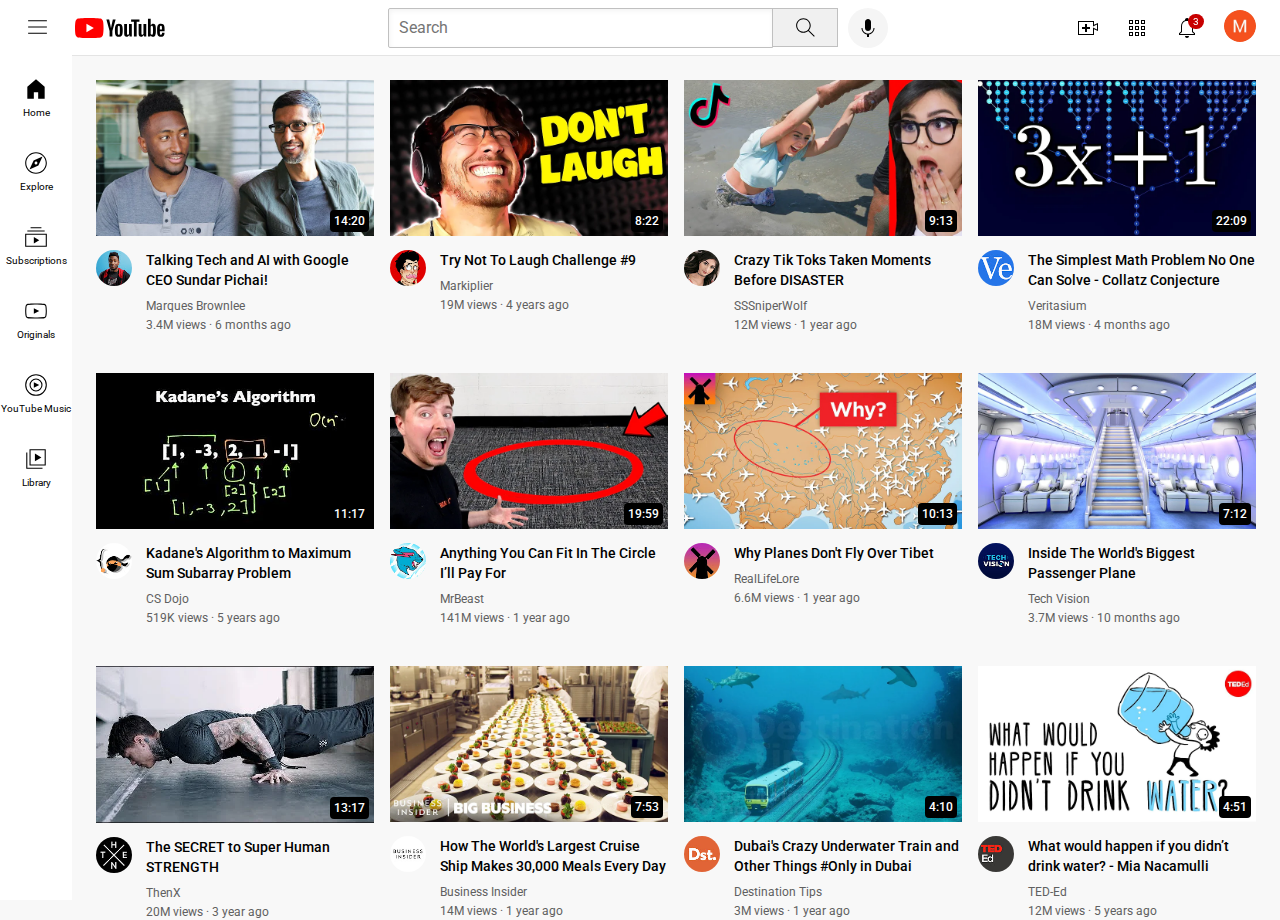
<file: index.html>
<!DOCTYPE html>
<html lang="en">
<head>
    <meta charset="UTF-8">
    <meta name="viewport" content="width=device-width, initial-scale=1.0">
    <title>YouTube</title>
    <link rel="stylesheet" href="styles/general.css">
    <link rel="stylesheet" href="styles/header.css">
    <link rel="stylesheet" href="styles/sidebar.css">
    <link rel="stylesheet" href="styles/video.css">
    <link rel="preconnect" href="https://fonts.googleapis.com">
    <link rel="preconnect" href="https://fonts.gstatic.com" crossorigin>
    <link href="https://fonts.googleapis.com/css2?family=Roboto:wght@400;500;700&display=swap" rel="stylesheet">
    <script src="script.js"></script>
</head>
<body>
    <div class="header">
        <div class="left-section">
            <img class="hamburger-menu" src="img/icons/hamburger-menu.svg">
            <img class="youtube-logo" src="img/icons/youtube-logo.svg">
        </div>
        <div class="middle-section">
            <input class="search-bar" type="text" placeholder="Search">
            <button class="search-button" onclick="searchYouTube()">
                <img class="search-icon" src="img/icons/search.svg">
                <div class="tooltip">Search</div>
            </button>
            <button class="voice-search-button">
                <img class="voice-search-icon" src="img/icons/voice-search-icon.svg">
                <div class="tooltip">Search with your voice</div>
            </button>
        </div>
        <div class="right-section">
            <div class="upload-icon-container">
                <img class="upload-icon" src="img/icons/upload.svg">
                <div class="tooltip">Create</div>
            </div>
            <div class="youtube-apps-icon-container">
                <img class="youtube-apps-icon" src="img/icons/youtube-apps.svg">
                <div class="tooltip">YouTube apps</div>
            </div>
            <div class="notifications-icon-container">
                <img class="notifications-icon" src="img/icons/notifications.svg">
                <div class="notifications-count">
                    3
                </div>
                <div class="tooltip">
                    Notifications
                </div>
            </div>
            <a href="https://www.youtube.com/channel/UCi-fhUyLvVHryUfnCp4_Xng">
                <img class="current-user-picture" src="img/channel-pictures/my-channel.jpeg">
            </a>
        </div>
    </div>

    <div class="sidebar">
        <div class="sidebar-link">
            <img src="img/icons/home.svg">
            <span>Home</span>
        </div>
        <div class="sidebar-link">
            <img src="img/icons/explore.svg">
            <span>Explore</span>
        </div>
        <div class="sidebar-link">
            <img src="img/icons/subscriptions.svg">
            <span>Subscriptions</span>
        </div>
        <div class="sidebar-link">
            <img src="img/icons/originals.svg">
            <span>Originals</span>
        </div>
        <div class="sidebar-link">
            <img src="img/icons/youtube-music.svg">
            <span>YouTube Music</span>
        </div>
        <div class="sidebar-link">
            <img src="img/icons/library.svg">
            <span>Library</span>
        </div>
    </div>

    <div class="video-grid">
        <div class="video-preview">
            <div class="thumbnail-row">
                <a href="https://www.youtube.com/watch?v=n2RNcPRtAiY">
                    <img class="thumbnail" src="img/thumbnails/thumbnail-1.webp">
                    <div class="video-time">
                        14:20
                    </div>
                </a>
            </div>
            <div class="video-info-grid">
                <div class="channel-picture">
                    <a href="https://www.youtube.com/c/mkbhd">
                        <img class="profile-picture" src="img/channel-pictures/channel-1.jpeg">
                    </a>
                </div>
                <div class="video-info">
                    <p class="video-title">
                        <a href="https://www.youtube.com/watch?v=n2RNcPRtAiY">
                            Talking Tech and AI with Google CEO Sundar Pichai!
                        </a>
                    </p>
                    <p class="video-author">
                        <a href="https://www.youtube.com/c/mkbhd">
                            Marques Brownlee
                        </a>
                    </p>
                    <p class="video-stats">
                        <a href="https://www.youtube.com/watch?v=n2RNcPRtAiY">
                            3.4M views &#183; 6 months ago
                        </a>
                    </p>
                </div>
            </div>
        </div>
        <div class="video-preview">
            <div class="thumbnail-row">
                <a href="https://www.youtube.com/watch?v=mP0RAo9SKZk">
                    <img class="thumbnail" src="img/thumbnails/thumbnail-2.webp">
                    <div class="video-time">
                        8:22
                    </div>
                </a>
            </div>
            <div class="video-info-grid">
                <div class="channel-picture">
                    <a href="https://www.youtube.com/c/markiplier">
                        <img class="profile-picture" src="img/channel-pictures/channel-2.jpeg">
                    </a>
                </div>
                <div class="video-info">
                    <p class="video-title">
                        <a href="https://www.youtube.com/watch?v=mP0RAo9SKZk">
                            Try Not To Laugh Challenge #9
                        </a>
                    </p>
                    <p class="video-author">
                        <a href="https://www.youtube.com/c/markiplier">
                            Markiplier
                        </a>
                    </p>
                    <p class="video-stats">
                        <a href="https://www.youtube.com/watch?v=mP0RAo9SKZk">
                            19M views &#183; 4 years ago
                        </a>
                    </p>
                </div>
            </div>
        </div>
        <div class="video-preview">
            <div class="thumbnail-row">
                <a href="https://www.youtube.com/watch?v=FgjPQQeTh1w">
                    <img class="thumbnail" src="img/thumbnails/thumbnail-3.webp">
                    <div class="video-time">
                        9:13
                    </div>
                </a>
            </div>
            <div class="video-info-grid">
                <div class="channel-picture">
                    <a href="https://www.youtube.com/user/SSSniperWolf">
                        <img class="profile-picture" src="img/channel-pictures/channel-3.jpeg">
                    </a>
                </div>
                <div class="video-info">
                    <p class="video-title">
                        <a href="https://www.youtube.com/watch?v=FgjPQQeTh1w">
                            Crazy Tik Toks Taken Moments Before DISASTER
                        </a>
                    </p>
                    <p class="video-author">
                        <a href="https://www.youtube.com/user/SSSniperWolf">
                            SSSniperWolf
                        </a>
                    </p>
                    <p class="video-stats">
                        <a href="https://www.youtube.com/watch?v=FgjPQQeTh1w">
                            12M views &#183; 1 year ago
                        </a>
                    </p>
                </div>
            </div>
        </div>
        <div class="video-preview">
            <div class="thumbnail-row">
                <a href="https://www.youtube.com/watch?v=094y1Z2wpJg">
                    <img class="thumbnail" src="img/thumbnails/thumbnail-4.webp">
                    <div class="video-time">
                        22:09
                    </div>
                </a>
            </div>
            <div class="video-info-grid">
                <div class="channel-picture">
                    <a href="https://www.youtube.com/c/veritasium">
                        <img class="profile-picture" src="img/channel-pictures/channel-4.jpeg">
                    </a>
                </div>
                <div class="video-info">
                    <p class="video-title">
                        <a href="https://www.youtube.com/watch?v=094y1Z2wpJg">
                            The Simplest Math Problem No One Can Solve - Collatz Conjecture
                        </a>
                    </p>
                    <p class="video-author">
                        <a href="https://www.youtube.com/c/veritasium">
                            Veritasium
                        </a>
                    </p>
                    <p class="video-stats">
                        <a href="https://www.youtube.com/watch?v=094y1Z2wpJg">
                            18M views &#183; 4 months ago
                        </a>
                    </p>
                </div>
            </div>
        </div>
        <div class="video-preview">
            <div class="thumbnail-row">
                <a href="https://www.youtube.com/watch?v=86CQq3pKSUw">
                    <img class="thumbnail" src="img/thumbnails/thumbnail-5.webp">
                    <div class="video-time">
                        11:17
                    </div>
                </a>
            </div>
            <div class="video-info-grid">
                <div class="channel-picture">
                    <a href="https://www.youtube.com/c/CSDojo">
                        <img class="profile-picture" src="img/channel-pictures/channel-5.jpeg">
                    </a>
                </div>
                <div class="video-info">
                    <p class="video-title">
                        <a href="https://www.youtube.com/watch?v=86CQq3pKSUw">
                            Kadane's Algorithm to Maximum Sum Subarray Problem
                        </a>
                    </p>
                    <p class="video-author">
                        <a href="https://www.youtube.com/c/CSDojo">
                            CS Dojo
                        </a>
                    </p>
                    <p class="video-stats">
                        <a href="https://www.youtube.com/watch?v=86CQq3pKSUw">
                            519K views &#183; 5 years ago
                        </a>
                    </p>
                </div>
            </div>
        </div>
        <div class="video-preview">
            <div class="thumbnail-row">
                <a href="https://www.youtube.com/watch?v=yXWw0_UfSFg">
                    <img class="thumbnail" src="img/thumbnails/thumbnail-6.webp">
                    <div class="video-time">
                        19:59
                    </div>
                </a>
            </div>
            <div class="video-info-grid">
                <div class="channel-picture">
                    <a href="https://www.youtube.com/channel/UCX6OQ3DkcsbYNE6H8uQQuVA">
                        <img class="profile-picture" src="img/channel-pictures/channel-6.jpeg">
                    </a>
                </div>
                <div class="video-info">
                    <p class="video-title">
                        <a href="https://www.youtube.com/watch?v=yXWw0_UfSFg">
                            Anything You Can Fit In The Circle I’ll Pay For
                        </a>
                    </p>
                    <p class="video-author">
                        <a href="https://www.youtube.com/channel/UCX6OQ3DkcsbYNE6H8uQQuVA">
                            MrBeast
                        </a>
                    </p>
                    <p class="video-stats">
                        <a href="https://www.youtube.com/watch?v=yXWw0_UfSFg">
                            141M views &#183; 1 year ago
                        </a>
                    </p>
                </div>
            </div>
        </div>
        <div class="video-preview">
            <div class="thumbnail-row">
                <a href="https://www.youtube.com/watch?v=fNVa1qMbF9Y">
                    <img class="thumbnail" src="img/thumbnails/thumbnail-7.webp">
                    <div class="video-time">
                        10:13
                    </div>
                </a>
            </div>
            <div class="video-info-grid">
                <div class="channel-picture">
                    <a href="https://www.youtube.com/channel/UCP5tjEmvPItGyLhmjdwP7Ww">
                        <img class="profile-picture" src="img/channel-pictures/channel-7.jpeg">
                    </a>
                </div>
                <div class="video-info">
                    <p class="video-title">
                        <a href="https://www.youtube.com/watch?v=fNVa1qMbF9Y">
                            Why Planes Don't Fly Over Tibet
                        </a>
                    </p>
                    <p class="video-author">
                        <a href="https://www.youtube.com/channel/UCP5tjEmvPItGyLhmjdwP7Ww">
                            RealLifeLore
                        </a>
                    </p>
                    <p class="video-stats">
                        <a href="https://www.youtube.com/watch?v=fNVa1qMbF9Y">
                            6.6M views &#183; 1 year ago
                        </a>
                    </p>
                </div>
            </div>
        </div>
        <div class="video-preview">
            <div class="thumbnail-row">
                <a href="https://www.youtube.com/watch?v=lFm4EM1juls">
                    <img class="thumbnail" src="img/thumbnails/thumbnail-8.webp">
                    <div class="video-time">
                        7:12
                    </div>
                </a>
            </div>
            <div class="video-info-grid">
                <div class="channel-picture">
                    <a href="https://www.youtube.com/channel/UCHAK6CyegY22Zj2GWrcaIxg">
                        <img class="profile-picture" src="img/channel-pictures/channel-8.jpeg">
                    </a>
                </div>
                <div class="video-info">
                    <p class="video-title">
                        <a href="https://www.youtube.com/watch?v=lFm4EM1juls">
                            Inside The World's Biggest Passenger Plane
                        </a>
                    </p>
                    <p class="video-author">
                        <a href="https://www.youtube.com/channel/UCHAK6CyegY22Zj2GWrcaIxg">
                            Tech Vision
                        </a>
                    </p>
                    <p class="video-stats">
                        <a href="https://www.youtube.com/watch?v=lFm4EM1juls">
                            3.7M views &#183; 10 months ago
                        </a>
                    </p>
                </div>
            </div>
        </div>
        <div class="video-preview">
            <div class="thumbnail-row">
                <a href="https://www.youtube.com/watch?v=ixmxOlcrlUc">
                    <img class="thumbnail" src="img/thumbnails/thumbnail-9.webp">
                    <div class="video-time">
                        13:17
                    </div>
                </a>
            </div>
            <div class="video-info-grid">
                <div class="channel-picture">
                    <a href="https://www.youtube.com/c/OFFICIALTHENXSTUDIOS">
                        <img class="profile-picture" src="img/channel-pictures/channel-9.jpeg">
                    </a>
                </div>
                <div class="video-info">
                    <p class="video-title">
                        <a href="https://www.youtube.com/watch?v=ixmxOlcrlUc">
                            The SECRET to Super Human STRENGTH
                        </a>
                    </p>
                    <p class="video-author">
                        <a href="https://www.youtube.com/c/OFFICIALTHENXSTUDIOS">
                            ThenX
                        </a>
                    </p>
                    <p class="video-stats">
                        <a href="https://www.youtube.com/watch?v=ixmxOlcrlUc">
                            20M views &#183; 3 year ago
                        </a>
                    </p>
                </div>
            </div>
        </div>
        <div class="video-preview">
            <div class="thumbnail-row">
                <a href="https://www.youtube.com/watch?v=R2vXbFp5C9o">
                    <img class="thumbnail" src="img/thumbnails/thumbnail-10.webp">
                    <div class="video-time">
                        7:53
                    </div>
                </a>
            </div>
            <div class="video-info-grid">
                <div class="channel-picture">
                    <a href="https://www.youtube.com/user/businessinsider">
                        <img class="profile-picture" src="img/channel-pictures/channel-10.jpeg">
                    </a>
                </div>
                <div class="video-info">
                    <p class="video-title">
                        <a href="https://www.youtube.com/watch?v=R2vXbFp5C9o">
                            How The World's Largest Cruise Ship Makes 30,000 Meals Every Day
                        </a>
                    </p>
                    <p class="video-author">
                        <a href="https://www.youtube.com/user/businessinsider">
                            Business Insider
                        </a>
                    </p>
                    <p class="video-stats">
                        <a href="https://www.youtube.com/watch?v=R2vXbFp5C9o">
                            14M views &#183; 1 year ago
                        </a>
                    </p>
                </div>
            </div>
        </div>
        <div class="video-preview">
            <div class="thumbnail-row">
                <a href="https://www.youtube.com/watch?v=0nZuYyXET3s">
                    <img class="thumbnail" src="img/thumbnails/thumbnail-11.webp">
                    <div class="video-time">
                        4:10
                    </div>
                </a>
            </div>
            <div class="video-info-grid">
                <div class="channel-picture">
                    <a href="https://www.youtube.com/c/Destinationtips">
                        <img class="profile-picture" src="img/channel-pictures/channel-11.jpeg">
                    </a>
                </div>
                <div class="video-info">
                    <p class="video-title">
                        <a href="https://www.youtube.com/watch?v=0nZuYyXET3s">
                            Dubai's Crazy Underwater Train and Other Things #Only in Dubai
                        </a>
                    </p>
                    <p class="video-author">
                        <a href="https://www.youtube.com/c/Destinationtips">
                            Destination Tips
                        </a>
                    </p>
                    <p class="video-stats">
                        <a href="https://www.youtube.com/watch?v=0nZuYyXET3s">
                            3M views &#183; 1 year ago
                        </a>
                    </p>
                </div>
            </div>
        </div>
        <div class="video-preview">
            <div class="thumbnail-row">
                <a href="https://www.youtube.com/watch?v=9iMGFqMmUFs">
                    <img class="thumbnail" src="img/thumbnails/thumbnail-12.webp">
                    <div class="video-time">
                        4:51
                    </div>
                </a>
            </div>
            <div class="video-info-grid">
                <div class="channel-picture">
                    <a href="https://www.youtube.com/teded">
                        <img class="profile-picture" src="img/channel-pictures/channel-12.jpeg">
                    </a>
                </div>
                <div class="video-info">
                    <p class="video-title">
                        <a href="https://www.youtube.com/watch?v=9iMGFqMmUFs">
                            What would happen if you didn’t drink water? - Mia Nacamulli
                        </a>
                    </p>
                    <p class="video-author">
                        <a href="https://www.youtube.com/teded">
                            TED-Ed
                        </a>
                    </p>
                    <p class="video-stats">
                        <a href="https://www.youtube.com/watch?v=9iMGFqMmUFs">
                            12M views &#183; 5 years ago
                        </a>
                    </p>
                </div>
            </div>
        </div>
    </div>
</body>
</html>
</file>
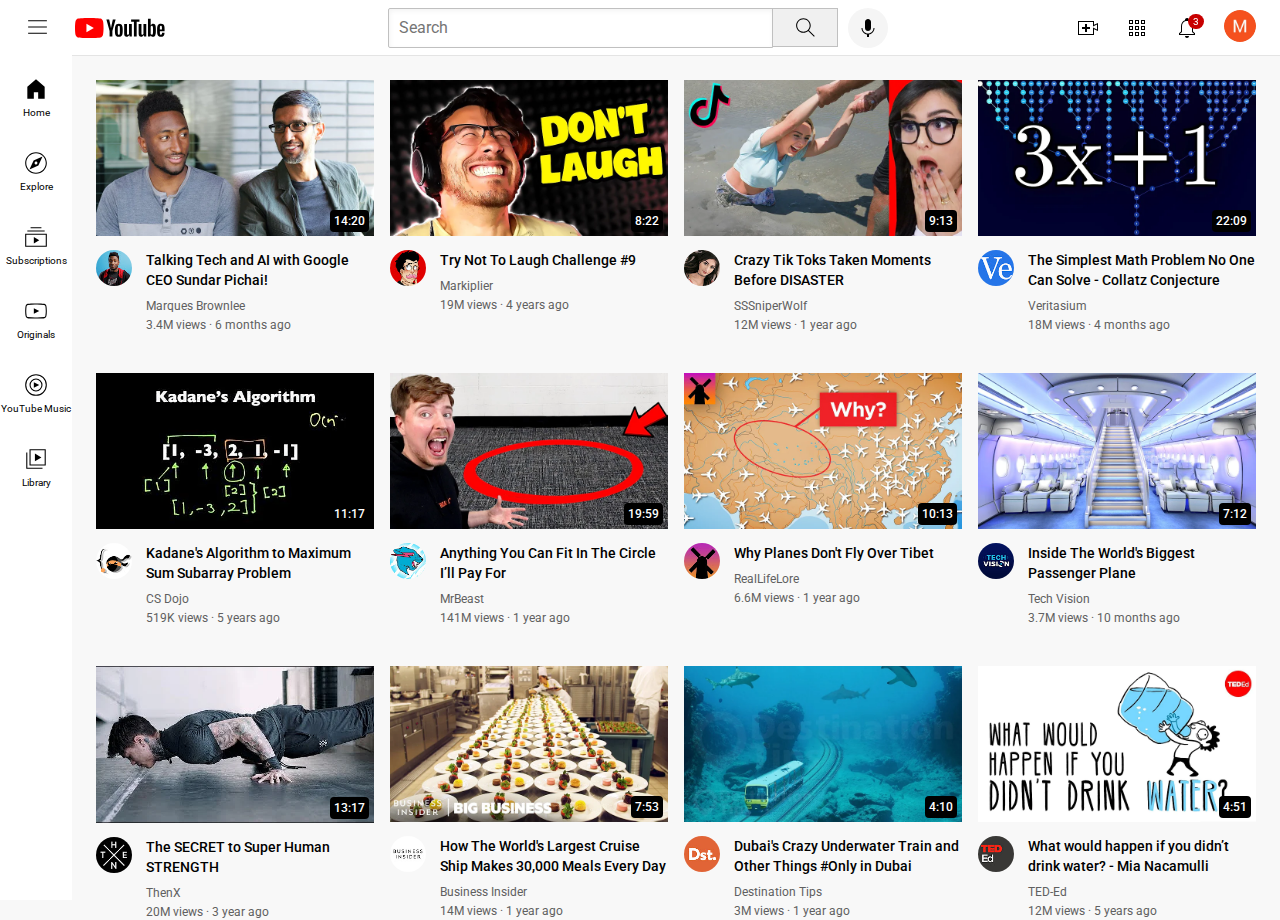
<file: youtube.html>
<!DOCTYPE html>
<html lang="en">
<head>
    <meta charset="UTF-8">
    <meta name="viewport" content="width=device-width, initial-scale=1.0">
    <title>YouTube</title>
    <link rel="stylesheet" href="styles/general.css">
    <link rel="stylesheet" href="styles/header.css">
    <link rel="stylesheet" href="styles/sidebar.css">
    <link rel="stylesheet" href="styles/video.css">
    <link rel="preconnect" href="https://fonts.googleapis.com">
    <link rel="preconnect" href="https://fonts.gstatic.com" crossorigin>
    <link href="https://fonts.googleapis.com/css2?family=Roboto:wght@400;500;700&display=swap" rel="stylesheet">
    <script src="script.js"></script>
</head>
<body>
    <div class="header">
        <div class="left-section">
            <img class="hamburger-menu" src="img/icons/hamburger-menu.svg">
            <img class="youtube-logo" src="img/icons/youtube-logo.svg">
        </div>
        <div class="middle-section">
            <input class="search-bar" type="text" placeholder="Search">
            <button class="search-button" onclick="searchYouTube()">
                <img class="search-icon" src="img/icons/search.svg">
                <div class="tooltip">Search</div>
            </button>
            <button class="voice-search-button">
                <img class="voice-search-icon" src="img/icons/voice-search-icon.svg">
                <div class="tooltip">Search with your voice</div>
            </button>
        </div>
        <div class="right-section">
            <div class="upload-icon-container">
                <img class="upload-icon" src="img/icons/upload.svg">
                <div class="tooltip">Create</div>
            </div>
            <div class="youtube-apps-icon-container">
                <img class="youtube-apps-icon" src="img/icons/youtube-apps.svg">
                <div class="tooltip">YouTube apps</div>
            </div>
            <div class="notifications-icon-container">
                <img class="notifications-icon" src="img/icons/notifications.svg">
                <div class="notifications-count">
                    3
                </div>
                <div class="tooltip">
                    Notifications
                </div>
            </div>
            <a href="https://www.youtube.com/channel/UCi-fhUyLvVHryUfnCp4_Xng">
                <img class="current-user-picture" src="img/channel-pictures/my-channel.jpeg">
            </a>
        </div>
    </div>

    <div class="sidebar">
        <div class="sidebar-link">
            <img src="img/icons/home.svg">
            <span>Home</span>
        </div>
        <div class="sidebar-link">
            <img src="img/icons/explore.svg">
            <span>Explore</span>
        </div>
        <div class="sidebar-link">
            <img src="img/icons/subscriptions.svg">
            <span>Subscriptions</span>
        </div>
        <div class="sidebar-link">
            <img src="img/icons/originals.svg">
            <span>Originals</span>
        </div>
        <div class="sidebar-link">
            <img src="img/icons/youtube-music.svg">
            <span>YouTube Music</span>
        </div>
        <div class="sidebar-link">
            <img src="img/icons/library.svg">
            <span>Library</span>
        </div>
    </div>

    <div class="video-grid">
        <div class="video-preview">
            <div class="thumbnail-row">
                <a href="https://www.youtube.com/watch?v=n2RNcPRtAiY">
                    <img class="thumbnail" src="img/thumbnails/thumbnail-1.webp">
                    <div class="video-time">
                        14:20
                    </div>
                </a>
            </div>
            <div class="video-info-grid">
                <div class="channel-picture">
                    <a href="https://www.youtube.com/c/mkbhd">
                        <img class="profile-picture" src="img/channel-pictures/channel-1.jpeg">
                    </a>
                </div>
                <div class="video-info">
                    <p class="video-title">
                        <a href="https://www.youtube.com/watch?v=n2RNcPRtAiY">
                            Talking Tech and AI with Google CEO Sundar Pichai!
                        </a>
                    </p>
                    <p class="video-author">
                        <a href="https://www.youtube.com/c/mkbhd">
                            Marques Brownlee
                        </a>
                    </p>
                    <p class="video-stats">
                        <a href="https://www.youtube.com/watch?v=n2RNcPRtAiY">
                            3.4M views &#183; 6 months ago
                        </a>
                    </p>
                </div>
            </div>
        </div>
        <div class="video-preview">
            <div class="thumbnail-row">
                <a href="https://www.youtube.com/watch?v=mP0RAo9SKZk">
                    <img class="thumbnail" src="img/thumbnails/thumbnail-2.webp">
                    <div class="video-time">
                        8:22
                    </div>
                </a>
            </div>
            <div class="video-info-grid">
                <div class="channel-picture">
                    <a href="https://www.youtube.com/c/markiplier">
                        <img class="profile-picture" src="img/channel-pictures/channel-2.jpeg">
                    </a>
                </div>
                <div class="video-info">
                    <p class="video-title">
                        <a href="https://www.youtube.com/watch?v=mP0RAo9SKZk">
                            Try Not To Laugh Challenge #9
                        </a>
                    </p>
                    <p class="video-author">
                        <a href="https://www.youtube.com/c/markiplier">
                            Markiplier
                        </a>
                    </p>
                    <p class="video-stats">
                        <a href="https://www.youtube.com/watch?v=mP0RAo9SKZk">
                            19M views &#183; 4 years ago
                        </a>
                    </p>
                </div>
            </div>
        </div>
        <div class="video-preview">
            <div class="thumbnail-row">
                <a href="https://www.youtube.com/watch?v=FgjPQQeTh1w">
                    <img class="thumbnail" src="img/thumbnails/thumbnail-3.webp">
                    <div class="video-time">
                        9:13
                    </div>
                </a>
            </div>
            <div class="video-info-grid">
                <div class="channel-picture">
                    <a href="https://www.youtube.com/user/SSSniperWolf">
                        <img class="profile-picture" src="img/channel-pictures/channel-3.jpeg">
                    </a>
                </div>
                <div class="video-info">
                    <p class="video-title">
                        <a href="https://www.youtube.com/watch?v=FgjPQQeTh1w">
                            Crazy Tik Toks Taken Moments Before DISASTER
                        </a>
                    </p>
                    <p class="video-author">
                        <a href="https://www.youtube.com/user/SSSniperWolf">
                            SSSniperWolf
                        </a>
                    </p>
                    <p class="video-stats">
                        <a href="https://www.youtube.com/watch?v=FgjPQQeTh1w">
                            12M views &#183; 1 year ago
                        </a>
                    </p>
                </div>
            </div>
        </div>
        <div class="video-preview">
            <div class="thumbnail-row">
                <a href="https://www.youtube.com/watch?v=094y1Z2wpJg">
                    <img class="thumbnail" src="img/thumbnails/thumbnail-4.webp">
                    <div class="video-time">
                        22:09
                    </div>
                </a>
            </div>
            <div class="video-info-grid">
                <div class="channel-picture">
                    <a href="https://www.youtube.com/c/veritasium">
                        <img class="profile-picture" src="img/channel-pictures/channel-4.jpeg">
                    </a>
                </div>
                <div class="video-info">
                    <p class="video-title">
                        <a href="https://www.youtube.com/watch?v=094y1Z2wpJg">
                            The Simplest Math Problem No One Can Solve - Collatz Conjecture
                        </a>
                    </p>
                    <p class="video-author">
                        <a href="https://www.youtube.com/c/veritasium">
                            Veritasium
                        </a>
                    </p>
                    <p class="video-stats">
                        <a href="https://www.youtube.com/watch?v=094y1Z2wpJg">
                            18M views &#183; 4 months ago
                        </a>
                    </p>
                </div>
            </div>
        </div>
        <div class="video-preview">
            <div class="thumbnail-row">
                <a href="https://www.youtube.com/watch?v=86CQq3pKSUw">
                    <img class="thumbnail" src="img/thumbnails/thumbnail-5.webp">
                    <div class="video-time">
                        11:17
                    </div>
                </a>
            </div>
            <div class="video-info-grid">
                <div class="channel-picture">
                    <a href="https://www.youtube.com/c/CSDojo">
                        <img class="profile-picture" src="img/channel-pictures/channel-5.jpeg">
                    </a>
                </div>
                <div class="video-info">
                    <p class="video-title">
                        <a href="https://www.youtube.com/watch?v=86CQq3pKSUw">
                            Kadane's Algorithm to Maximum Sum Subarray Problem
                        </a>
                    </p>
                    <p class="video-author">
                        <a href="https://www.youtube.com/c/CSDojo">
                            CS Dojo
                        </a>
                    </p>
                    <p class="video-stats">
                        <a href="https://www.youtube.com/watch?v=86CQq3pKSUw">
                            519K views &#183; 5 years ago
                        </a>
                    </p>
                </div>
            </div>
        </div>
        <div class="video-preview">
            <div class="thumbnail-row">
                <a href="https://www.youtube.com/watch?v=yXWw0_UfSFg">
                    <img class="thumbnail" src="img/thumbnails/thumbnail-6.webp">
                    <div class="video-time">
                        19:59
                    </div>
                </a>
            </div>
            <div class="video-info-grid">
                <div class="channel-picture">
                    <a href="https://www.youtube.com/channel/UCX6OQ3DkcsbYNE6H8uQQuVA">
                        <img class="profile-picture" src="img/channel-pictures/channel-6.jpeg">
                    </a>
                </div>
                <div class="video-info">
                    <p class="video-title">
                        <a href="https://www.youtube.com/watch?v=yXWw0_UfSFg">
                            Anything You Can Fit In The Circle I’ll Pay For
                        </a>
                    </p>
                    <p class="video-author">
                        <a href="https://www.youtube.com/channel/UCX6OQ3DkcsbYNE6H8uQQuVA">
                            MrBeast
                        </a>
                    </p>
                    <p class="video-stats">
                        <a href="https://www.youtube.com/watch?v=yXWw0_UfSFg">
                            141M views &#183; 1 year ago
                        </a>
                    </p>
                </div>
            </div>
        </div>
        <div class="video-preview">
            <div class="thumbnail-row">
                <a href="https://www.youtube.com/watch?v=fNVa1qMbF9Y">
                    <img class="thumbnail" src="img/thumbnails/thumbnail-7.webp">
                    <div class="video-time">
                        10:13
                    </div>
                </a>
            </div>
            <div class="video-info-grid">
                <div class="channel-picture">
                    <a href="https://www.youtube.com/channel/UCP5tjEmvPItGyLhmjdwP7Ww">
                        <img class="profile-picture" src="img/channel-pictures/channel-7.jpeg">
                    </a>
                </div>
                <div class="video-info">
                    <p class="video-title">
                        <a href="https://www.youtube.com/watch?v=fNVa1qMbF9Y">
                            Why Planes Don't Fly Over Tibet
                        </a>
                    </p>
                    <p class="video-author">
                        <a href="https://www.youtube.com/channel/UCP5tjEmvPItGyLhmjdwP7Ww">
                            RealLifeLore
                        </a>
                    </p>
                    <p class="video-stats">
                        <a href="https://www.youtube.com/watch?v=fNVa1qMbF9Y">
                            6.6M views &#183; 1 year ago
                        </a>
                    </p>
                </div>
            </div>
        </div>
        <div class="video-preview">
            <div class="thumbnail-row">
                <a href="https://www.youtube.com/watch?v=lFm4EM1juls">
                    <img class="thumbnail" src="img/thumbnails/thumbnail-8.webp">
                    <div class="video-time">
                        7:12
                    </div>
                </a>
            </div>
            <div class="video-info-grid">
                <div class="channel-picture">
                    <a href="https://www.youtube.com/channel/UCHAK6CyegY22Zj2GWrcaIxg">
                        <img class="profile-picture" src="img/channel-pictures/channel-8.jpeg">
                    </a>
                </div>
                <div class="video-info">
                    <p class="video-title">
                        <a href="https://www.youtube.com/watch?v=lFm4EM1juls">
                            Inside The World's Biggest Passenger Plane
                        </a>
                    </p>
                    <p class="video-author">
                        <a href="https://www.youtube.com/channel/UCHAK6CyegY22Zj2GWrcaIxg">
                            Tech Vision
                        </a>
                    </p>
                    <p class="video-stats">
                        <a href="https://www.youtube.com/watch?v=lFm4EM1juls">
                            3.7M views &#183; 10 months ago
                        </a>
                    </p>
                </div>
            </div>
        </div>
        <div class="video-preview">
            <div class="thumbnail-row">
                <a href="https://www.youtube.com/watch?v=ixmxOlcrlUc">
                    <img class="thumbnail" src="img/thumbnails/thumbnail-9.webp">
                    <div class="video-time">
                        13:17
                    </div>
                </a>
            </div>
            <div class="video-info-grid">
                <div class="channel-picture">
                    <a href="https://www.youtube.com/c/OFFICIALTHENXSTUDIOS">
                        <img class="profile-picture" src="img/channel-pictures/channel-9.jpeg">
                    </a>
                </div>
                <div class="video-info">
                    <p class="video-title">
                        <a href="https://www.youtube.com/watch?v=ixmxOlcrlUc">
                            The SECRET to Super Human STRENGTH
                        </a>
                    </p>
                    <p class="video-author">
                        <a href="https://www.youtube.com/c/OFFICIALTHENXSTUDIOS">
                            ThenX
                        </a>
                    </p>
                    <p class="video-stats">
                        <a href="https://www.youtube.com/watch?v=ixmxOlcrlUc">
                            20M views &#183; 3 year ago
                        </a>
                    </p>
                </div>
            </div>
        </div>
        <div class="video-preview">
            <div class="thumbnail-row">
                <a href="https://www.youtube.com/watch?v=R2vXbFp5C9o">
                    <img class="thumbnail" src="img/thumbnails/thumbnail-10.webp">
                    <div class="video-time">
                        7:53
                    </div>
                </a>
            </div>
            <div class="video-info-grid">
                <div class="channel-picture">
                    <a href="https://www.youtube.com/user/businessinsider">
                        <img class="profile-picture" src="img/channel-pictures/channel-10.jpeg">
                    </a>
                </div>
                <div class="video-info">
                    <p class="video-title">
                        <a href="https://www.youtube.com/watch?v=R2vXbFp5C9o">
                            How The World's Largest Cruise Ship Makes 30,000 Meals Every Day
                        </a>
                    </p>
                    <p class="video-author">
                        <a href="https://www.youtube.com/user/businessinsider">
                            Business Insider
                        </a>
                    </p>
                    <p class="video-stats">
                        <a href="https://www.youtube.com/watch?v=R2vXbFp5C9o">
                            14M views &#183; 1 year ago
                        </a>
                    </p>
                </div>
            </div>
        </div>
        <div class="video-preview">
            <div class="thumbnail-row">
                <a href="https://www.youtube.com/watch?v=0nZuYyXET3s">
                    <img class="thumbnail" src="img/thumbnails/thumbnail-11.webp">
                    <div class="video-time">
                        4:10
                    </div>
                </a>
            </div>
            <div class="video-info-grid">
                <div class="channel-picture">
                    <a href="https://www.youtube.com/c/Destinationtips">
                        <img class="profile-picture" src="img/channel-pictures/channel-11.jpeg">
                    </a>
                </div>
                <div class="video-info">
                    <p class="video-title">
                        <a href="https://www.youtube.com/watch?v=0nZuYyXET3s">
                            Dubai's Crazy Underwater Train and Other Things #Only in Dubai
                        </a>
                    </p>
                    <p class="video-author">
                        <a href="https://www.youtube.com/c/Destinationtips">
                            Destination Tips
                        </a>
                    </p>
                    <p class="video-stats">
                        <a href="https://www.youtube.com/watch?v=0nZuYyXET3s">
                            3M views &#183; 1 year ago
                        </a>
                    </p>
                </div>
            </div>
        </div>
        <div class="video-preview">
            <div class="thumbnail-row">
                <a href="https://www.youtube.com/watch?v=9iMGFqMmUFs">
                    <img class="thumbnail" src="img/thumbnails/thumbnail-12.webp">
                    <div class="video-time">
                        4:51
                    </div>
                </a>
            </div>
            <div class="video-info-grid">
                <div class="channel-picture">
                    <a href="https://www.youtube.com/teded">
                        <img class="profile-picture" src="img/channel-pictures/channel-12.jpeg">
                    </a>
                </div>
                <div class="video-info">
                    <p class="video-title">
                        <a href="https://www.youtube.com/watch?v=9iMGFqMmUFs">
                            What would happen if you didn’t drink water? - Mia Nacamulli
                        </a>
                    </p>
                    <p class="video-author">
                        <a href="https://www.youtube.com/teded">
                            TED-Ed
                        </a>
                    </p>
                    <p class="video-stats">
                        <a href="https://www.youtube.com/watch?v=9iMGFqMmUFs">
                            12M views &#183; 5 years ago
                        </a>
                    </p>
                </div>
            </div>
        </div>
    </div>
</body>
</html>
</file>
<file: styles/general.css>
body {
    margin: 0;
    padding-top: 80px;
    padding-left: 80px;
    background-color: rgb(248, 248, 248);
    font-family: Roboto, Arial;
}

p {
    margin-top: 0;
    margin-bottom: 0;
}

a {
    text-decoration: none;
    color: black;
}
</file>
<file: styles/header.css>
.header {
    height: 55px;
    display: flex;
    flex-direction: row;
    justify-content: space-between;
    position: fixed;
    top: 0;
    left: 0;
    right: 0;
    background-color: white;
    border-bottom-width: 1px;
    border-bottom-style: solid;
    border-bottom-color: rgb(228, 228, 228);
    z-index: 100;
}

.left-section {
    display: flex;
    align-items: center;
}

.hamburger-menu {
    height: 25px;
    margin-left: 25px;
    margin-right: 25px;
}

.youtube-logo {
    height: 20px;
}

.middle-section {
   flex: 1;
    margin-left: 70px;
    margin-right: 35px;
    max-width: 500px;
    display: flex;
    align-items: center;
}

.search-bar {
    flex: 1;
    height: 36px;
    padding-left: 10px;
    font-size: 16px;
    border-width: 1px;
    border-style: solid;
    border-color: rgb(192, 192, 192);
    border-radius: 2px 0 0 2px;
    box-shadow: inset 1px 2px 5px rgba(0, 0, 0, 0.05);
    width: 0;
}

.search-bar::placeholder {
    font-family: Roboto, Arial;
    font-size: 16px;
}

.search-button {
    height: 39px;
    width: 66px;
    background-color: rgb(240, 240, 240, 240);
    border-width: 1px;
    border-style: solid;
    border-color: rgb(192, 192, 192);
    margin-left: -1px;
    margin-right: 10px;
    cursor: pointer;
}

.search-button:hover .tooltip,
.voice-search-button:hover .tooltip,
.upload-icon-container:hover .tooltip,
.youtube-apps-icon-container:hover .tooltip,
.notifications-icon-container:hover .tooltip {
    opacity: 1;
}

.search-button,
.voice-search-button,
.upload-icon-container,
.youtube-apps-icon-container,
.notifications-icon-container {
    position: relative;
    display: flex;
    justify-content: center;
    align-items: center;
    cursor: pointer;
}

.search-icon {
    height: 25px;
}

.search-button .tooltip,
.voice-search-button .tooltip,
.upload-icon-container .tooltip,
.youtube-apps-icon-container .tooltip,
.notifications-icon-container .tooltip {
    position: absolute;
    background-color: rgb(105, 104, 104);
    color: white;
    padding: 10px 8px 10px 8px;
    border-radius: 2px;
    font-size: 12px;
    bottom: -40px;
    opacity: 0;
    transition: opacity 0.15s;
    pointer-events: none;
    white-space: nowrap;
}

.voice-search-button{
    height: 40px;
    width: 40px;
    border-radius: 100%;
    border: none;
    background-color: rgb(245, 245, 245);
}

.voice-search-icon {
    height: 24px;
}

.right-section {
    width: 180px;
    margin-right: 24px;
    display: flex;
    align-items: center;
    justify-content: space-between;
    flex-shrink: 0;
}

.upload-icon,
.youtube-apps-icon,
.notifications-icon {
    height: 24px;
}

.notifications-icon-container {
    position: relative;

}

.notifications-count {
    position: absolute;
    top: -2px;
    right: -5px;
    background-color: rgb(200, 0, 0);
    color: white;
    font-size: 10px;
    padding: 2px 5px 2px 5px;
    border-radius: 10px;
}

.current-user-picture {
    height: 32px;
    border-radius: 16px;
}
</file>
<file: styles/sidebar.css>
.sidebar {
    position: fixed;
    left: 0;
    bottom: 0;
    top: 55px;
    background-color: white;
    width: 72px;
    z-index: 200;
    padding-top: 5px;
}

.sidebar-link {
    height: 74px;
    display: flex;
    justify-content: center;
    align-items: center;
    flex-direction: column;
    cursor: pointer;
}

.sidebar-link:hover {
    background-color: rgb(235, 235, 235);
}

.sidebar-link img {
    height: 26px;
}

.sidebar span {
    font-size: 10px;
    margin-top: 5px;
}
</file>
<file: styles/video.css>
.thumbnail {
    width: 300px;
}

.video-grid {
    display: grid;
    grid-template-columns: 1fr 1fr 1fr 1fr;
    column-gap: 16px;
    row-gap: 40px;
    padding-left: 16px;
    padding-right: 24px;
}

@media (max-width: 1000px) {
    .video-grid {
        grid-template-columns: 1fr 1fr 1fr;
    }
}

@media (max-width: 600px) {
    .video-grid {
        grid-template-columns: 1fr 1fr;;
    }
}

.video-link {
    text-decoration: none;
    color: black;
}

.thumbnail-row {
    margin-bottom: 10px;
    position: relative;
}

.thumbnail {
    width: 100%;
}

.video-time {
    font-size: 12px;
    font-weight: 500;
    padding: 4px;
    background-color: black;
    color: white;
    position: absolute;
    bottom: 8px;
    right: 5px;
    border-radius: 4px;
}

.video-info-grid {
    display: grid;
    grid-template-columns: 50px 1fr;
}

.channel-picture {
    width: 36px;
}

.profile-picture {
    width: 36px;
    border-radius: 100%;
}

.video-title {
    margin-top: 0;
    font-size: 14px;
    font-weight: 500;
    line-height: 20px;
    margin-bottom: 5px;
    text-decoration: none;
}

.video-author a, .video-stats a {
    font-size: 12px;
    color: rgb(96, 96, 96);
    margin-top: 0;
    margin-bottom: 0;
}

.video-author a {
    margin-bottom: 4px;
}
</file>
